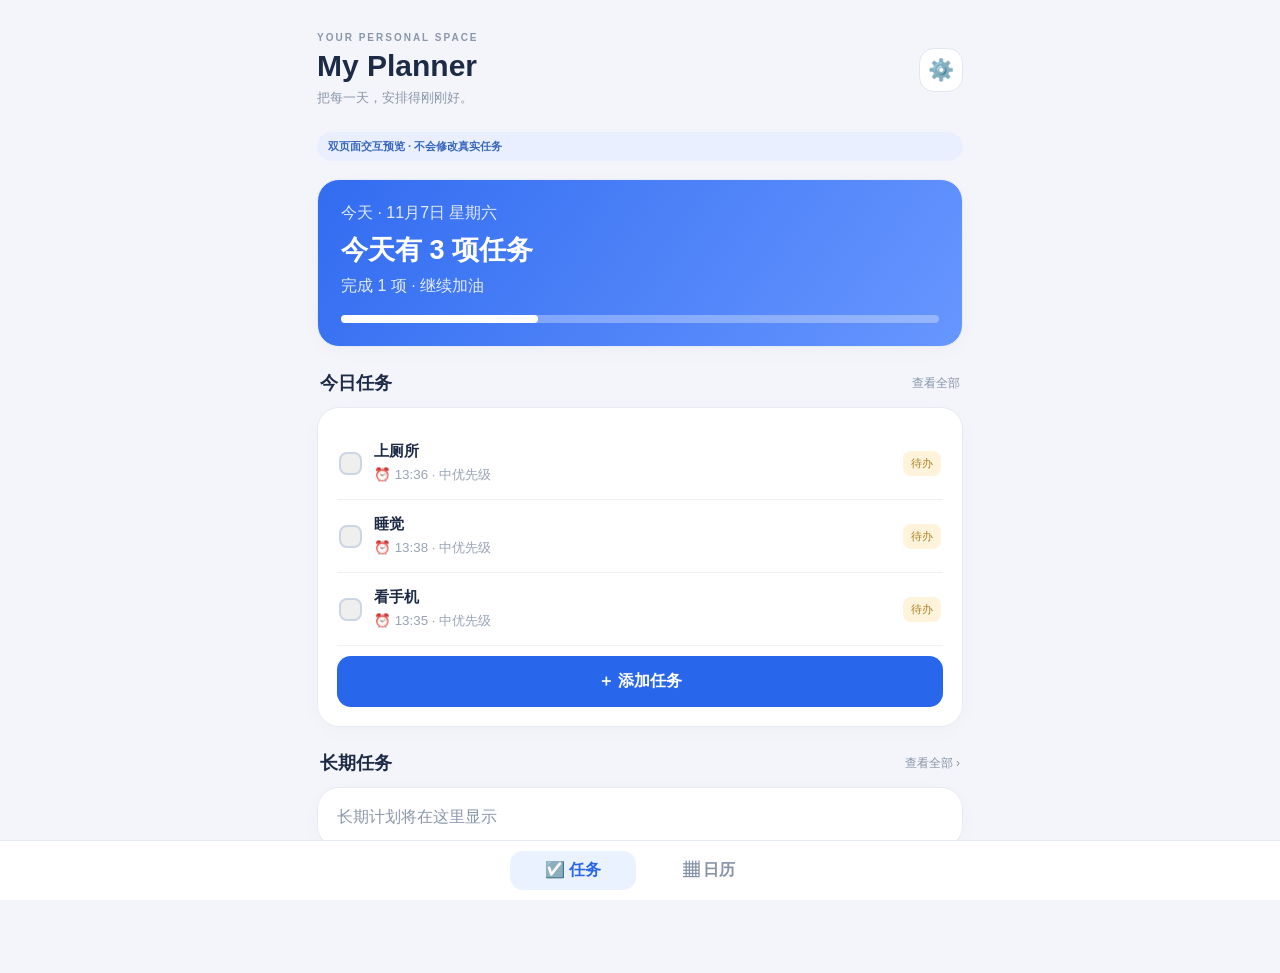
<file: preview-two-pages.html>
<!doctype html><html lang="zh-CN"><head><meta charset="utf-8"><meta name="viewport" content="width=device-width,initial-scale=1,viewport-fit=cover"><meta name="theme-color" content="#f4f6fb"><title>My Planner · 双页面预览</title><style>
*{box-sizing:border-box}body{margin:0;background:#f3f5fa;color:#1d2b46;font-family:-apple-system,BlinkMacSystemFont,"Segoe UI",sans-serif}button{font:inherit;cursor:pointer}main{max-width:680px;margin:auto;padding:24px 17px 110px}.top{display:flex;justify-content:space-between;align-items:center;margin:8px 0 25px}.eyebrow{font-size:10px;letter-spacing:2px;color:#8a96aa;font-weight:800}.top h1{font-size:30px;margin:6px 0}.top p{margin:0;color:#8a96aa;font-size:13px}.avatar{border:1px solid #e1e7f1;background:white;width:44px;height:44px;border-radius:15px;font-size:21px}.card{background:#fff;border:1px solid #e6ebf3;border-radius:22px;padding:19px;margin-bottom:15px;box-shadow:0 5px 20px #25365a06}.muted{color:#8b97ab}.label{font-size:12px;color:#8390a5;font-weight:700}.hero{background:linear-gradient(125deg,#326cf0,#6796ff);color:white;padding:23px}.hero .muted{color:#e2ebff}.hero h2{font-size:27px;margin:8px 0}.bar{height:8px;background:#ffffff50;border-radius:8px;margin-top:18px}.bar i{display:block;height:100%;width:33%;background:white;border-radius:8px}.section{display:flex;align-items:center;justify-content:space-between;margin:24px 3px 12px}.section h2{font-size:18px;margin:0}.section span{font-size:12px;color:#8795aa}.task{display:flex;align-items:center;gap:12px;padding:15px 2px;border-bottom:1px solid #eef1f6}.task:last-child{border:0}.check{width:23px;height:23px;border:2px solid #cbd5e4;border-radius:8px;flex-shrink:0}.task strong{font-size:15px}.task small{display:block;margin-top:5px;color:#98a4b5}.pill{margin-left:auto;background:#fff4db;color:#a77b21;padding:5px 8px;border-radius:8px;font-size:11px}.add{width:100%;border:0;background:#2866ec;color:#fff;border-radius:14px;padding:15px;font-weight:700;margin-top:10px}.nav{position:fixed;bottom:0;left:0;right:0;background:#fffffff2;border-top:1px solid #e5eaf3;padding:10px 20px calc(10px + env(safe-area-inset-bottom));display:flex;justify-content:center;gap:12px;backdrop-filter:blur(14px)}.nav button{border:0;background:transparent;color:#8793a9;padding:9px 35px;border-radius:13px;font-weight:700;min-width:120px}.nav button.active{background:#eaf1ff;color:#2866ec}.page{display:none}.page.active{display:block}.calendarhead{display:flex;align-items:center;justify-content:space-between}.calendarhead h2{font-size:20px}.arrows button{background:#f4f6fb;border:0;border-radius:10px;padding:8px 13px;margin-left:6px}.week,.days{display:grid;grid-template-columns:repeat(7,minmax(0,1fr));text-align:center}.week{color:#9ca8ba;font-size:12px;margin:12px 0}.days{gap:5px}.day{border:0;background:transparent;min-height:43px;border-radius:12px;color:#36445e;position:relative}.day.other{color:#c8ced8}.day.selected{background:#2866ec;color:white;font-weight:800}.day.has:after{content:"";position:absolute;bottom:4px;left:calc(50% - 2px);height:4px;width:4px;background:#e4a23a;border-radius:50%}.day.selected.has:after{background:white}.preview{font-size:11px;background:#e9efff;color:#3666bf;border-radius:30px;padding:7px 11px;font-weight:700}.note{font-size:12px;color:#8c99ab;line-height:1.6}.hidden{display:none!important}</style></head><body><main><header class="top"><div><div class="eyebrow">YOUR PERSONAL SPACE</div><h1>My Planner</h1><p>把每一天，安排得刚刚好。</p></div><button class="avatar" onclick="alert('预览版：设置与登录将在正式版接入')">⚙️</button></header><div class="preview">双页面交互预览 · 不会修改真实任务</div>
<section id="tasks" class="page active"><div class="card hero" style="margin-top:18px"><div class="muted">今天 · 11月7日 星期六</div><h2>今天有 3 项任务</h2><div class="muted">完成 1 项 · 继续加油</div><div class="bar"><i></i></div></div><div class="section"><h2>今日任务</h2><span>查看全部</span></div><div class="card"><div class="task"><button class="check" onclick="toggle(this)"></button><div><strong>上厕所</strong><small>⏰ 13:36 · 中优先级</small></div><span class="pill">待办</span></div><div class="task"><button class="check" onclick="toggle(this)"></button><div><strong>睡觉</strong><small>⏰ 13:38 · 中优先级</small></div><span class="pill">待办</span></div><div class="task"><button class="check" onclick="toggle(this)"></button><div><strong>看手机</strong><small>⏰ 13:35 · 中优先级</small></div><span class="pill">待办</span></div><button class="add" onclick="alert('预览版：正式版将连接真实任务添加功能')">＋ 添加任务</button></div><div class="section"><h2>长期任务</h2><span>查看全部 ›</span></div><div class="card"><span class="muted">长期计划将在这里显示</span></div></section>
<section id="calendar" class="page"><div class="card" style="margin-top:18px"><div class="calendarhead"><h2 id="month">2026年11月</h2><div class="arrows"><button onclick="changeMonth(-1)">‹</button><button onclick="changeMonth(1)">›</button></div></div><div class="week"><span>日</span><span>一</span><span>二</span><span>三</span><span>四</span><span>五</span><span>六</span></div><div class="days" id="days"></div><p class="note">🟠 小圆点表示有任务 · 点击日期查看安排</p></div><div class="section"><h2 id="dateTitle">11月7日的任务</h2><span>日程安排</span></div><div class="card" id="dayTasks"><div class="task"><span>⏰</span><div><strong>上厕所</strong><small>13:36</small></div></div><div class="task"><span>⏰</span><div><strong>睡觉</strong><small>13:38</small></div></div><div class="task"><span>⏰</span><div><strong>看手机</strong><small>13:35</small></div></div></div></section></main><nav class="nav"><button class="active" data-page="tasks" onclick="switchPage('tasks')">☑️ 任务</button><button data-page="calendar" onclick="switchPage('calendar')">▦ 日历</button></nav><script>
function switchPage(p){document.querySelectorAll('.page').forEach(x=>x.classList.toggle('active',x.id===p));document.querySelectorAll('.nav button').forEach(x=>x.classList.toggle('active',x.dataset.page===p));window.scrollTo(0,0)}
function toggle(b){b.style.background=b.style.background?'':'#2866ec';b.style.borderColor=b.style.background?'#2866ec':'';b.nextElementSibling.style.textDecoration=b.style.background?'line-through':''}
let year=2026,month=10,selected=7;function changeMonth(d){month+=d;if(month>11){month=0;year++}if(month<0){month=11;year--}selected=1;renderCalendar()}
function renderCalendar(){document.getElementById('month').textContent=year+'年'+(month+1)+'月';const grid=document.getElementById('days');grid.innerHTML='';let start=new Date(year,month,1).getDay(),len=new Date(year,month+1,0).getDate(),rows=Math.ceil((start+len)/7);for(let i=0;i<rows*7;i++){let n=i-start+1,b=document.createElement('button');b.className='day';let valid=n>=1&&n<=len;b.textContent=valid?n:(n<1?new Date(year,month,0).getDate()+n:n-len);if(!valid)b.classList.add('other');if(valid&&n===selected)b.classList.add('selected');if(valid&&year===2026&&month===10&&n===7)b.classList.add('has');b.onclick=()=>{if(!valid)return;selected=n;renderCalendar()};grid.appendChild(b)}document.getElementById('dateTitle')=(month+1)+'月'+selected+'日的任务';document.getElementById('dayTasks').innerHTML=year===2026&&month===10&&selected===7?'<div class="task">⏰　上厕所 · 13:36</div><div class="task">⏰　睡觉 · 13:38</div><div class="task">⏰　看手机 · 13:35</div>':'<span class="muted">这一天暂无任务（预览数据）</span>'}renderCalendar();
</script></body></html>
</file>
